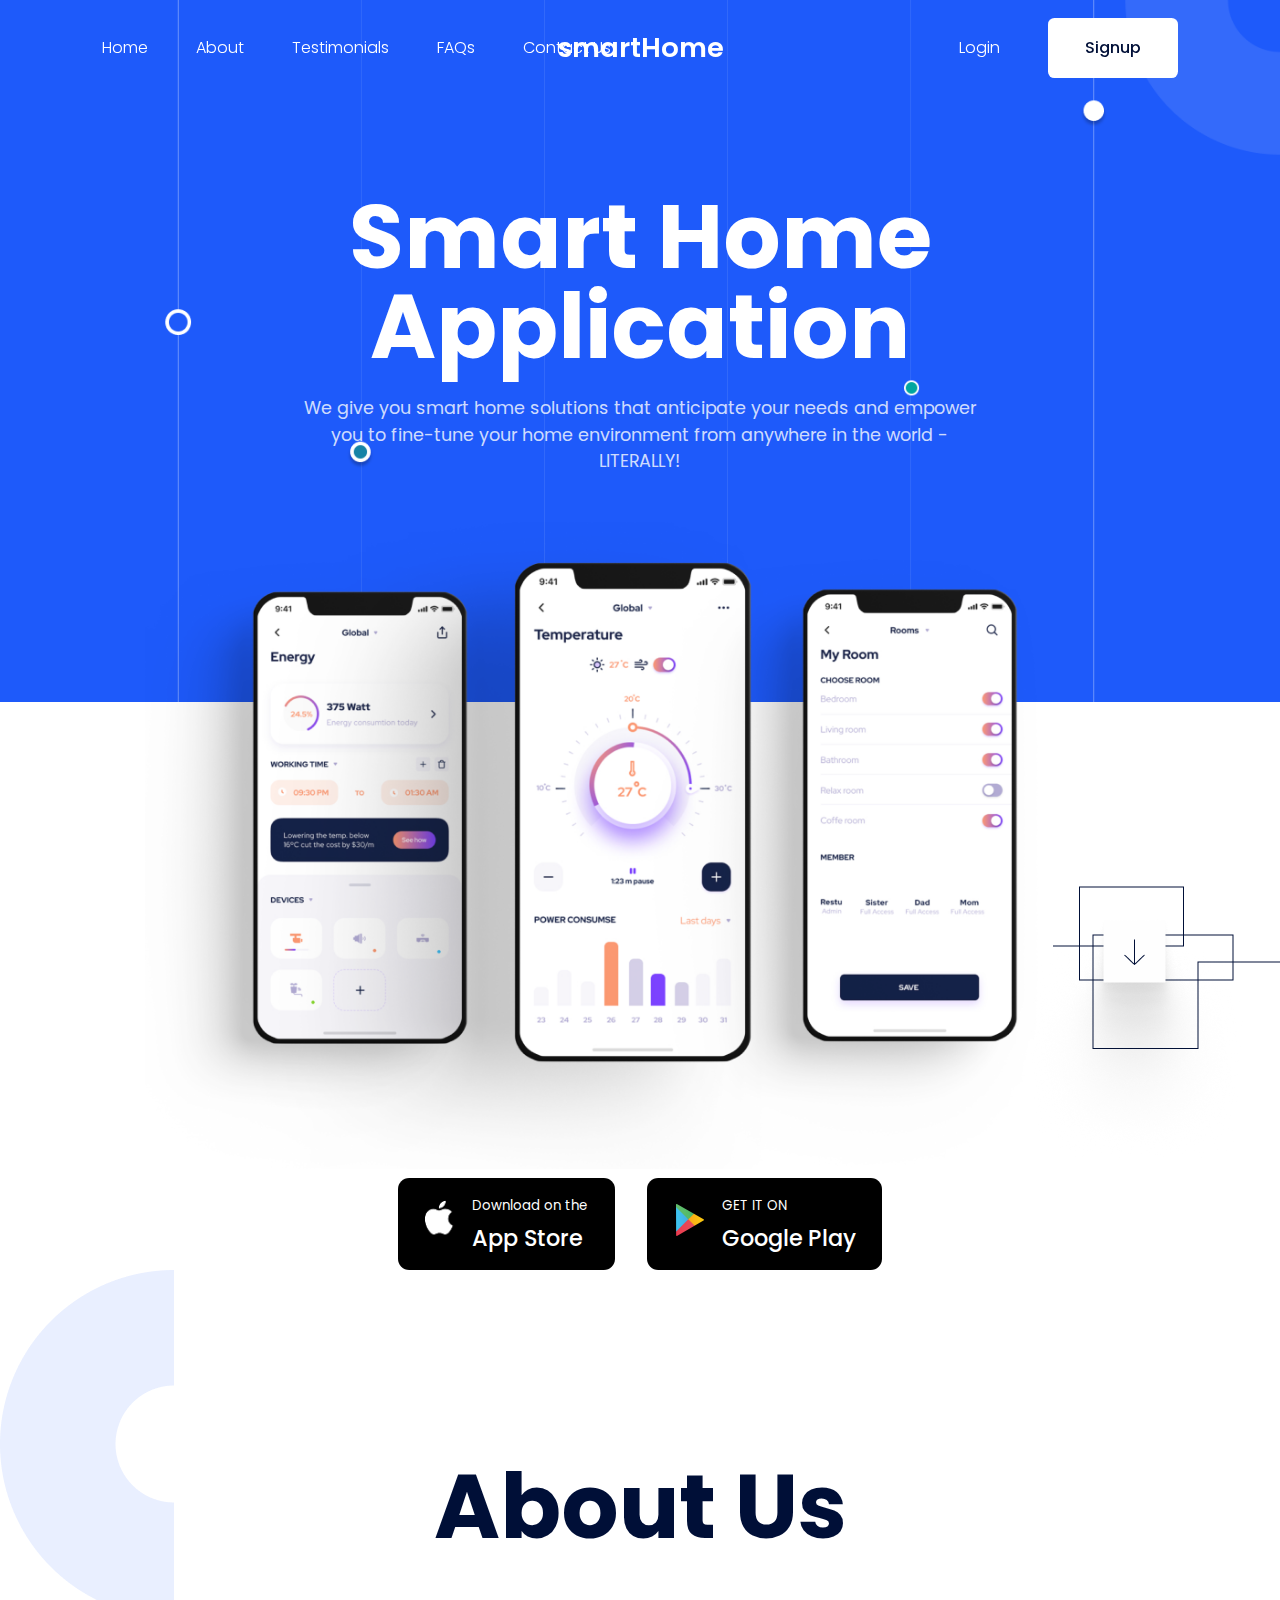
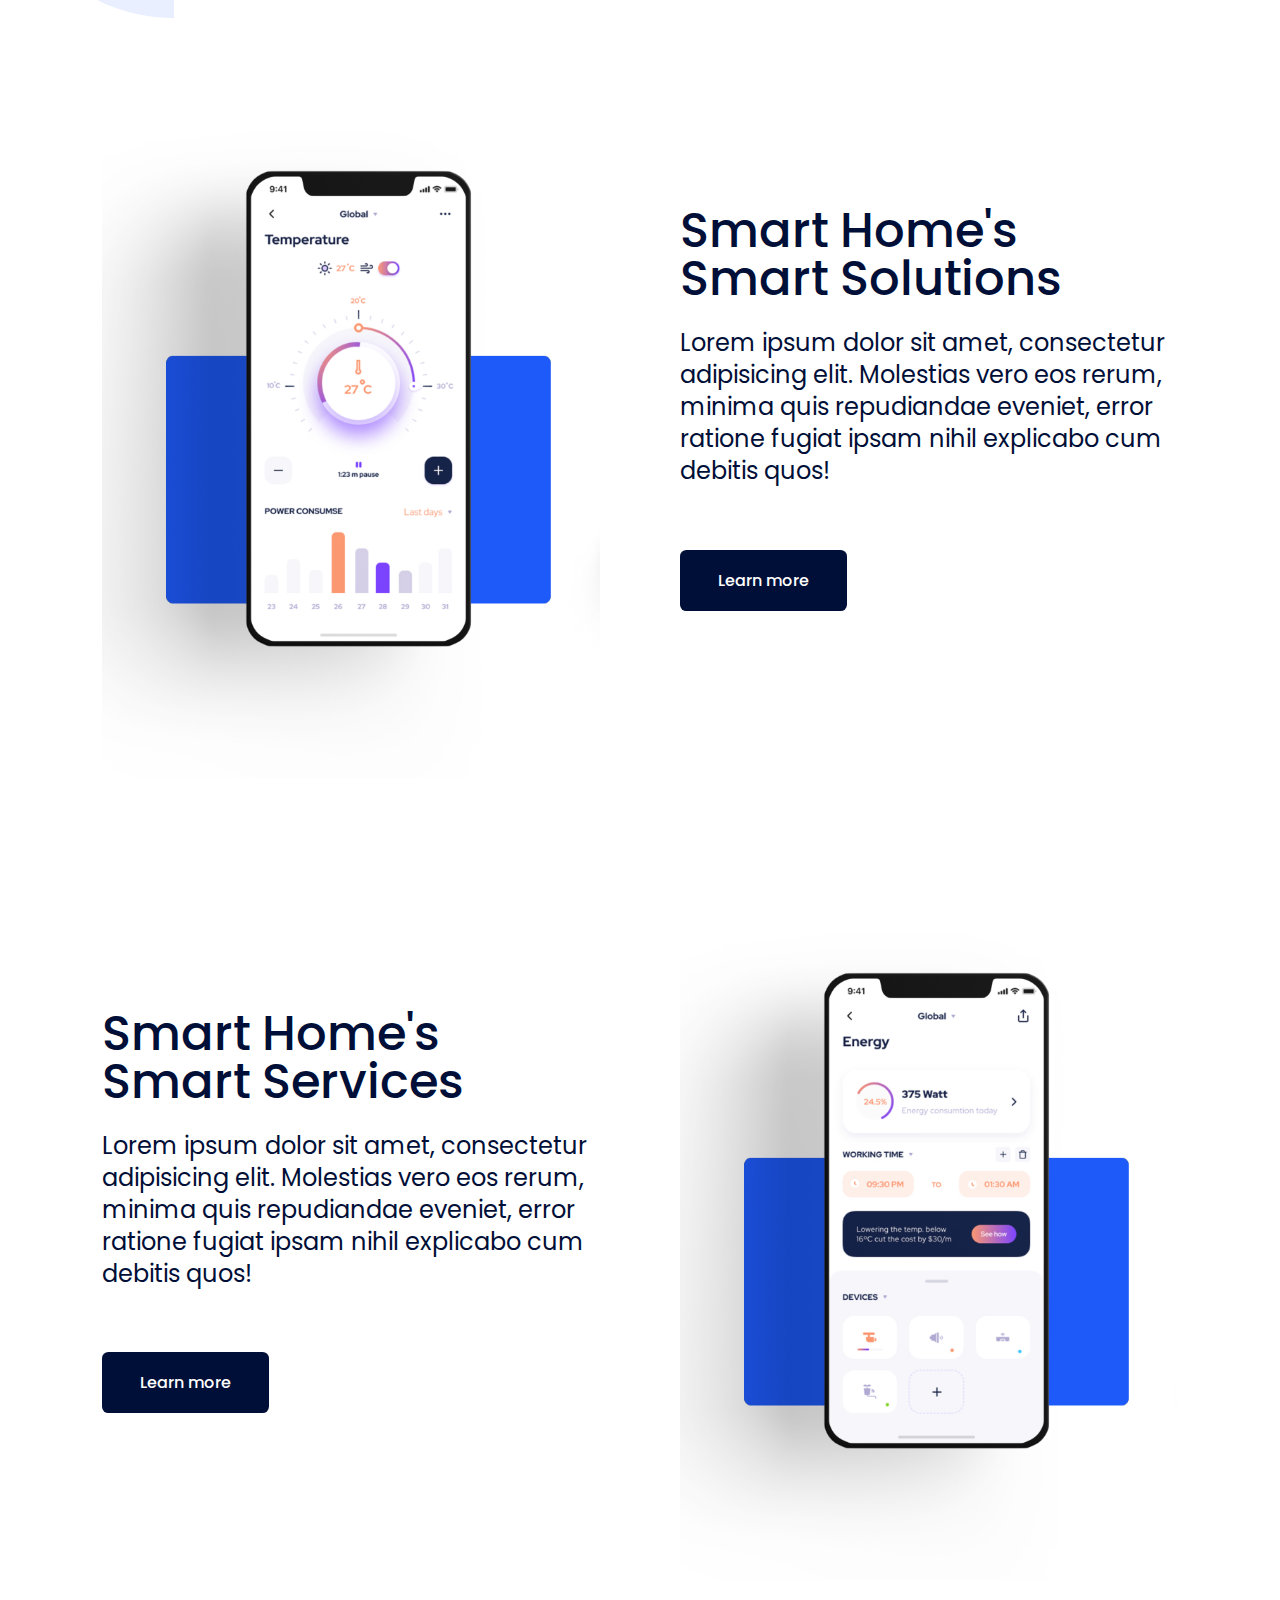
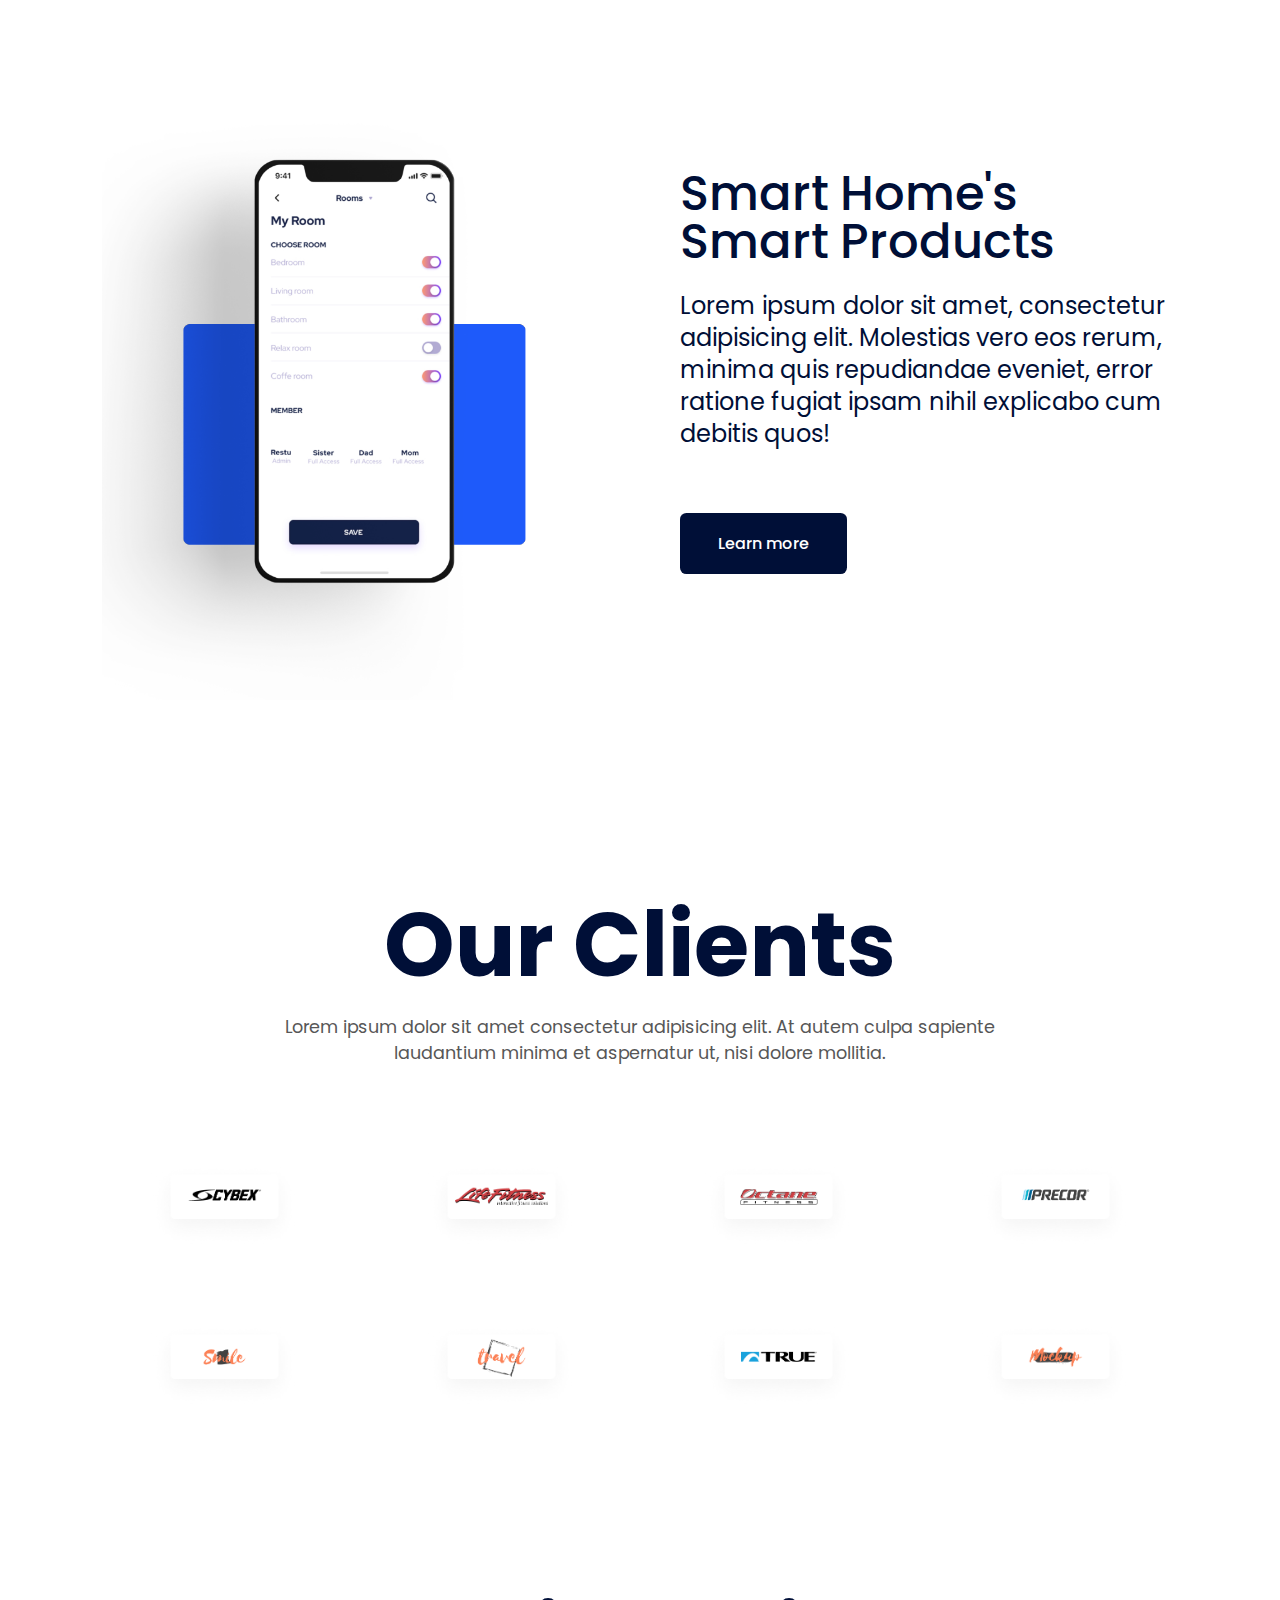
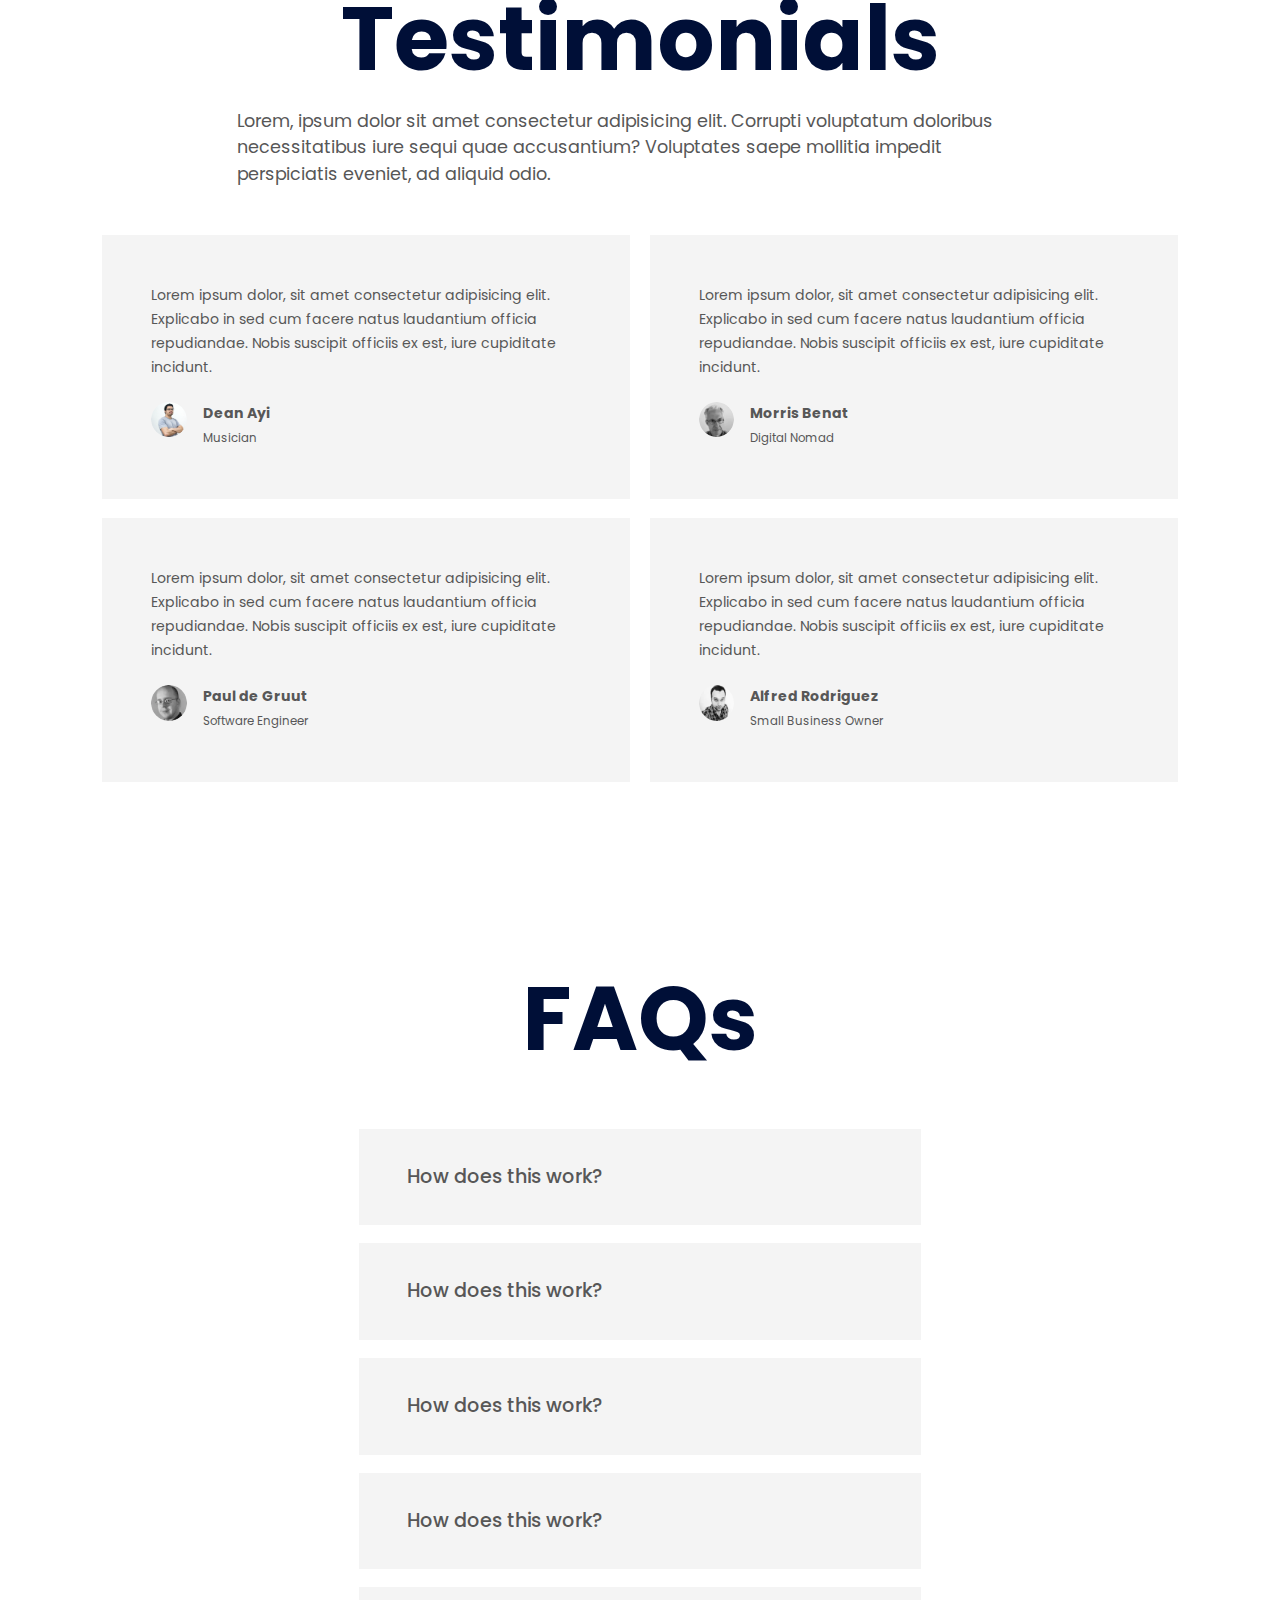
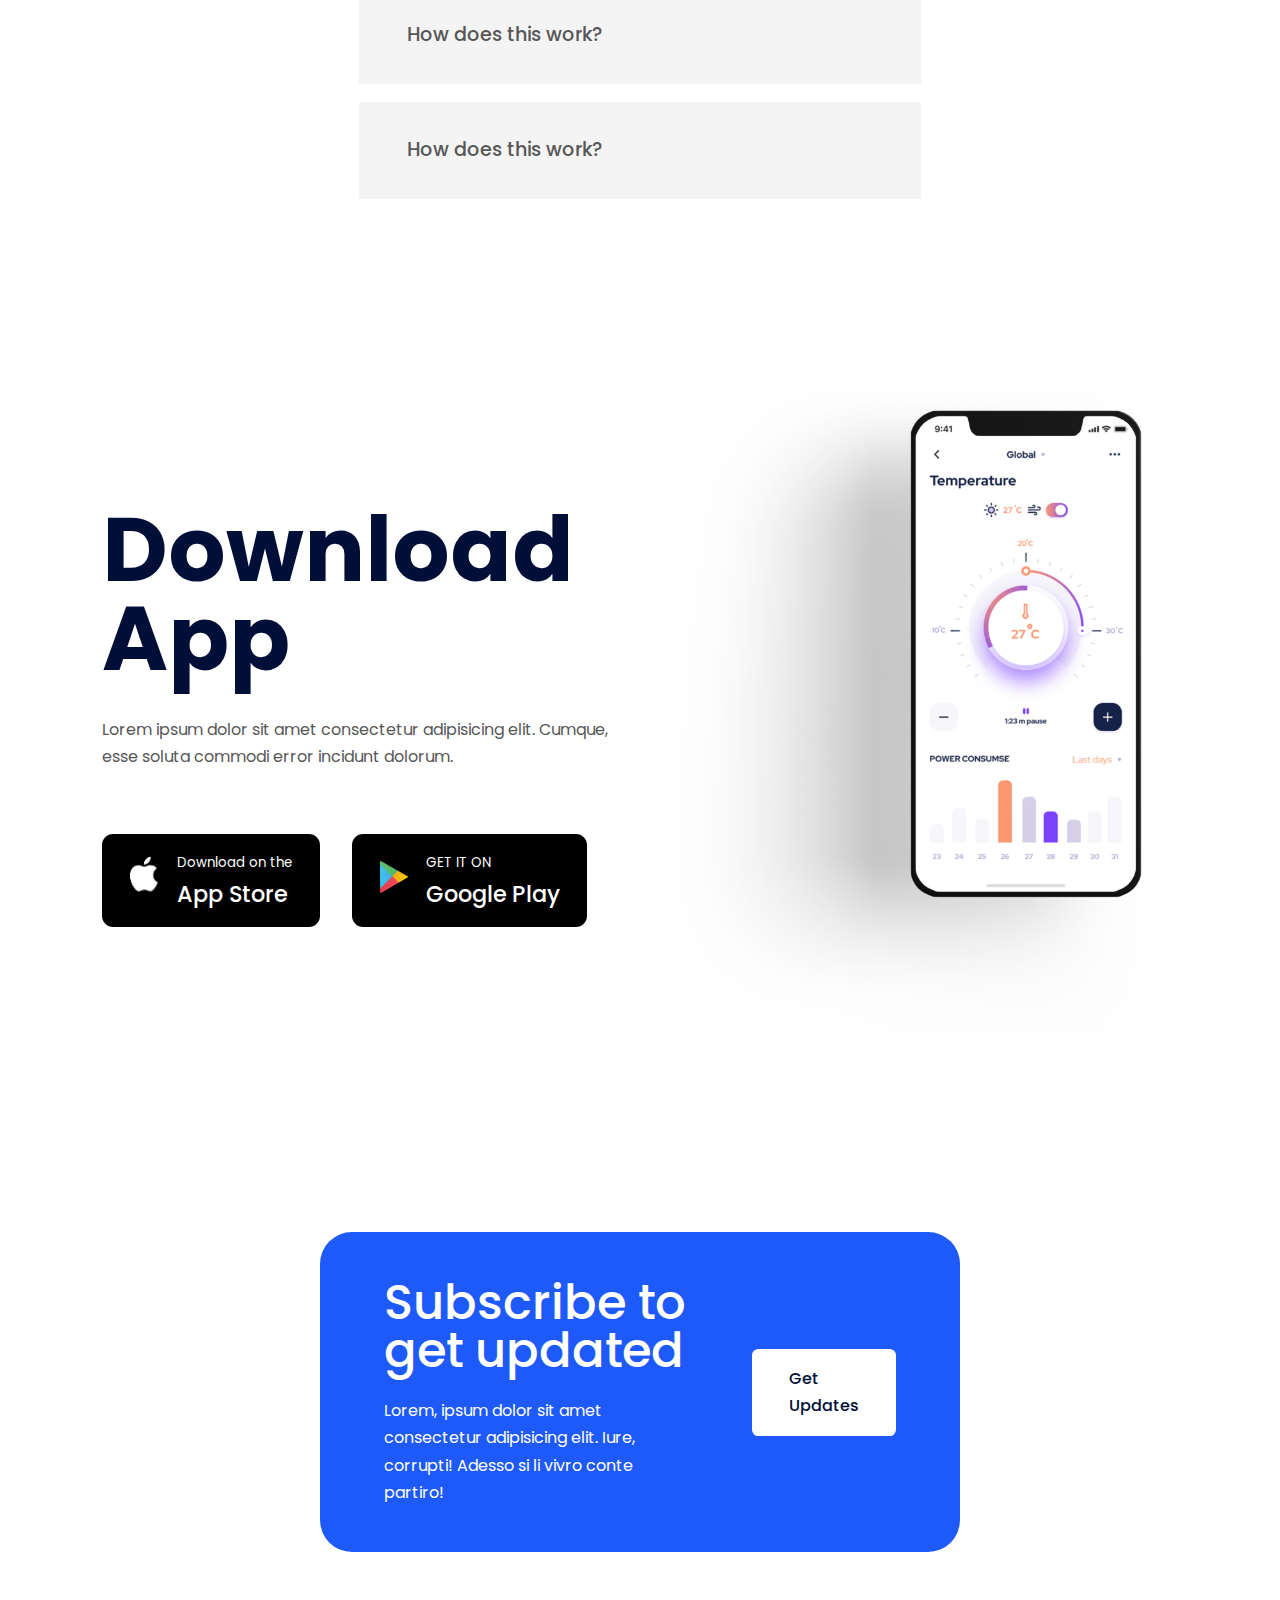
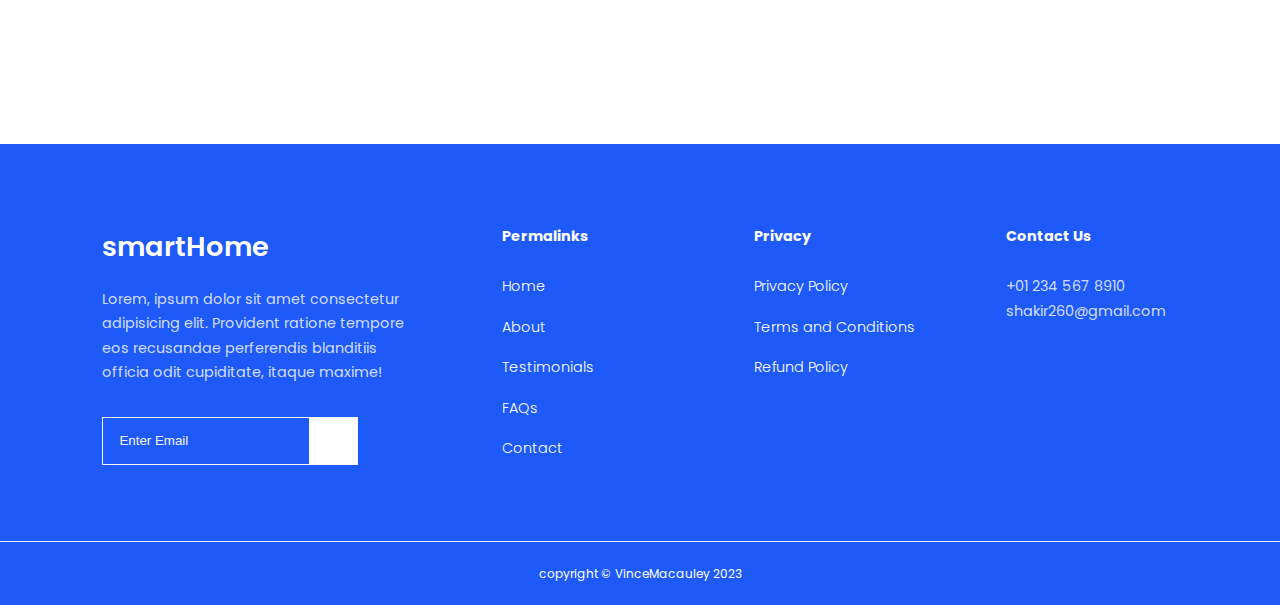
<file: index.html>
<!DOCTYPE html>
<html lang="en">
<head>
    <meta charset="UTF-8">
    <meta name="viewport" content="width=device-width, initial-scale=1.0">
    <title>Responsive SmartHome Website</title>

    <!-- ICONSCOUT CDN -->
    <link rel="stylesheet" href="https://unicons.iconscout.com/release/v2.1.6/css/unicons.css">

    <!-- STYLESHEET -->
    <link rel="stylesheet" href="style.css">

       <!-- GOOGLE FONT -->
    <link rel="preconnect" href="https://fonts.gstatic.com" crossorigin>
<link href="https://fonts.googleapis.com/css2?family=Poppins:ital,wght@0,100;0,200;0,300;0,400;0,500;0,600;0,700;0,800;0,900;1,100;1,200;1,300;1,400;1,500;1,600;1,700;1,800;1,900&display=swap" rel="stylesheet">

</head>
<body>
    <nav>
        <div class="container nav__container">
            <ul class="nav__items">
                <li><a href="index.html">Home</a></li>
                <li><a href="index.html#about">About</a></li>
                <li><a href="index.html#testimonials">Testimonials</a></li>
                <li><a href="index.html#faqs">FAQs</a></li>
                <li><a href="./contactus.html">Contact Us</a></li>
            </ul>
    
            <a href="index.html" class="nav__logo"><h3>smartHome</h3></a>
            
            <div class="nav__signin-signup">
                <a href="#">Login</a>
                <a href="#" class="btn">Signup</a>
            </div>

            <button id="menu-btn"><i class="uil uil-bars"></i></button>
            <button id="close-btn"><i class="uil uil-multiply"></i></button>
        </div>
        
    </nav>
    <!-- ============================================ END OF NAVBAR ================================================== -->



    <header>
        <div class="container header__container">
            <h1 class="header__title">Smart Home<br>Application</h1>
            <p class="lead">We give you smart home solutions that anticipate your needs and empower you to fine-tune your home environment from anywhere in the world - LITERALLY!</p>
            
            <div class="header__image">
                <img src="./Assets/Hero_Image.png" alt="">
            </div>

            <div class="cta">
                <a href="https://wwww.apple.com/app-store" class="btn btn-primary" target="_blank">
                    <div class="logo">
                        <img src="./apple-logo.png" alt="">
                    </div>
                    <span>
                        <small>Download on the</small>
                        <h4>App Store</h4>
                    </span>
                </a>
                <a href="https://play.google.com/store/apps/details?id=com.tuya.smartlife" class="btn btn-primary" target="_blank">
                    <div class="logo">
                        <img src="./Assets/google-play-store.png" alt="">
                    </div>
                    <span>
                        <small>GET IT ON</small>
                        <h4>Google Play</h4>
                    </span>
                </a>
            </div>

            <div class="header__socials">
                <a href="https://facebook.com/apple" target="_blank"><i class="uil uil-facebook-f"></i></a>
                <a href="https://instagram.com/apple" target="_blank"><i class="uil uil-instagram-alt"></i></a>
                <a href="https://twitter.com/apple" target="_blank"><i class="uil uil-twitter"></i></a>
                <a href="https://linkedin.com/apple" target="_blank"><i class="uil uil-linkedin-alt"></i></a>
            </div>
        </div>

        <div class="header__decorator-1">
            <img src="./Assets/header_deco.png" alt="">
        </div>
        <div class="header__decorator-2">
            <img src="./Assets/header_deco2.png" alt="">
        </div>
    </header>


    <!-- ======================== END OF NAVBAR ============================ -->



    <section id="about">
        <h1 class="about__title">About Us</h1>
        <div class="container">
            <article class="about__article">
                <div class="about__image">
                    <img src="./Assets/about1.png" alt="">
                </div>
                <div class="about__content">
                    <h2 class="about__article-title">Smart Home's Smart Solutions</h2>
                    <p>Lorem ipsum dolor sit amet, consectetur adipisicing elit. Molestias vero eos rerum, minima quis repudiandae eveniet, error ratione fugiat ipsam nihil explicabo cum debitis quos!</p>
                    <a href="#" class="btn btn-primary">Learn more</a>
                </div>
            </article>
            <article class="about__article">
                <div class="about__content">
                    <h2 class="about__article-title">Smart Home's Smart Services</h2>
                    <p>Lorem ipsum dolor sit amet, consectetur adipisicing elit. Molestias vero eos rerum, minima quis repudiandae eveniet, error ratione fugiat ipsam nihil explicabo cum debitis quos!</p>
                    <a href="#" class="btn btn-primary">Learn more</a>
                </div>
                <div class="about__image">
                    <img src="./Assets/about2.png" alt="">
                </div>
            </article>
            <article class="about__article">
                <div class="about__image">
                    <img src="./Assets/about3.png" alt="">
                </div>
                <div class="about__content">
                    <h2 class="about__article-title">Smart Home's Smart Products</h2>
                    <p>Lorem ipsum dolor sit amet, consectetur adipisicing elit. Molestias vero eos rerum, minima quis repudiandae eveniet, error ratione fugiat ipsam nihil explicabo cum debitis quos!</p>
                    <a href="#" class="btn btn-primary">Learn more</a>
                </div>
            </article>
        </div>
    </section>

    <!-- ======================== END OF ABOUT SECTION ============================ -->




    <section id="clients">
        <h1>Our Clients</h1>
        <p class="lead">
            Lorem ipsum dolor sit amet consectetur adipisicing elit. At autem culpa sapiente laudantium minima et aspernatur ut, nisi dolore mollitia.
        </p>
        <div class="container clients__container">
            <div><img src="./Assets/cybex_logo.png" alt=""></div>
            <div><img src="./Assets/life_fitness_logo.png" alt=""></div>
            <div><img src="./Assets/Octane_logo.png" alt=""></div>
            <div><img src="./Assets/Precor_Logo.png" alt=""></div>
            <div><img src="./Assets/smile_logo.png" alt=""></div>
            <div><img src="./Assets/travel_logo.png" alt=""></div>
            <div><img src="./Assets/true_logo.png" alt=""></div>
            <div><img src="./Assets/Mockup_Logo.png" alt=""></div>
        </div>
    </section>

    <!-- ======================== END OF CLIENTS ============================ -->

    <section id="testimonials">
        <h1>
            Testimonials
        </h1>
        <p class="lead">
            Lorem, ipsum dolor sit amet consectetur adipisicing elit. Corrupti voluptatum doloribus necessitatibus iure sequi quae accusantium? Voluptates saepe mollitia impedit perspiciatis eveniet, ad aliquid odio.
        </p>
        <div class="container testimonials__container">
            <article class="testimonial">
                <p>Lorem ipsum dolor, sit amet consectetur adipisicing elit. Explicabo in sed cum facere natus laudantium officia repudiandae. Nobis suscipit officiis ex est, iure cupiditate incidunt.</p>
                <div class="testimonial__client">
                    <div class="avatar">
                        <img src="./Assets/avi1.png" alt="">
                    </div>
                    <div class="testimonial__work">
                        <p><b>Dean Ayi</b></p>
                        <small>Musician</small>
                    </div>
                </div>
            </article>
            <article class="testimonial">
                <p>Lorem ipsum dolor, sit amet consectetur adipisicing elit. Explicabo in sed cum facere natus laudantium officia repudiandae. Nobis suscipit officiis ex est, iure cupiditate incidunt.</p>
                <div class="testimonial__client">
                    <div class="avatar">
                        <img src="./Assets/avi2.png" alt="">
                    </div>
                    <div class="testimonial__work">
                        <p><b>Morris Benat</b></p>
                        <small>Digital Nomad</small>
                    </div>
                </div>
            </article>
            <article class="testimonial">
                <p>Lorem ipsum dolor, sit amet consectetur adipisicing elit. Explicabo in sed cum facere natus laudantium officia repudiandae. Nobis suscipit officiis ex est, iure cupiditate incidunt.</p>
                <div class="testimonial__client">
                    <div class="avatar">
                        <img src="./Assets/avi3.png" alt="">
                    </div>
                    <div class="testimonial__work">
                        <p><b>Paul de Gruut</b></p>
                        <small>Software Engineer</small>
                    </div>
                </div>
            </article>
            </article>
            <article class="testimonial">
                <p>Lorem ipsum dolor, sit amet consectetur adipisicing elit. Explicabo in sed cum facere natus laudantium officia repudiandae. Nobis suscipit officiis ex est, iure cupiditate incidunt.</p>
                <div class="testimonial__client">
                    <div class="avatar">
                        <img src="./Assets/avi4.png" alt="">
                    </div>
                    <div class="testimonial__work">
                        <p><b>Alfred Rodriguez</b></p>
                        <small>Small Business Owner</small>
                    </div>
                </div>
            </article>
        </div>
    </section>


    <!-- ======================== END OF TESTIMONIALS ============================ -->



    <section id="faqs">
        <h1>FAQs</h1>
        <div class="container faqs__container">
            <article class="faq">
                <span class="faq__icon"><i class="uil uil-plus"></i></span>
                <div class="faq_question-answer">
                    <h4 class="faq__question">How does this work?</h4>
                    <p class="faq__answer">Lorem ipsum dolor, sit amet consectetur adipisicing elit. Ad laborum fuga architecto ab molestias veniam porro magnam eveniet nulla perspiciatis.</p>
                </div>
            </article>
            <article class="faq">
                <span class="faq__icon"><i class="uil uil-plus"></i></span>
                <div class="faq_question-answer">
                    <h4 class="faq__question">How does this work?</h4>
                    <p class="faq__answer">Lorem ipsum dolor, sit amet consectetur adipisicing elit. Ad laborum fuga architecto ab molestias veniam porro magnam eveniet nulla perspiciatis.</p>
                </div>
            </article>
            <article class="faq">
                <span class="faq__icon"><i class="uil uil-plus"></i></span>
                <div class="faq_question-answer">
                    <h4 class="faq__question">How does this work?</h4>
                    <p class="faq__answer">Lorem ipsum dolor, sit amet consectetur adipisicing elit. Ad laborum fuga architecto ab molestias veniam porro magnam eveniet nulla perspiciatis.</p>
                </div>
            </article>
            <article class="faq">
                <span class="faq__icon"><i class="uil uil-plus"></i></span>
                <div class="faq_question-answer">
                    <h4 class="faq__question">How does this work?</h4>
                    <p class="faq__answer">Lorem ipsum dolor, sit amet consectetur adipisicing elit. Ad laborum fuga architecto ab molestias veniam porro magnam eveniet nulla perspiciatis.</p>
                </div>
            </article>
            <article class="faq">
                <span class="faq__icon"><i class="uil uil-plus"></i></span>
                <div class="faq_question-answer">
                    <h4 class="faq__question">How does this work?</h4>
                    <p class="faq__answer">Lorem ipsum dolor, sit amet consectetur adipisicing elit. Ad laborum fuga architecto ab molestias veniam porro magnam eveniet nulla perspiciatis.</p>
                </div>
            </article>
            <article class="faq">
                <span class="faq__icon"><i class="uil uil-plus"></i></span>
                <div class="faq_question-answer">
                    <h4 class="faq__question">How does this work?</h4>
                    <p class="faq__answer">Lorem ipsum dolor, sit amet consectetur adipisicing elit. Ad laborum fuga architecto ab molestias veniam porro magnam eveniet nulla perspiciatis.</p>
                </div>
            </article>
        </div>
    </section>
<!-- ======================== END OF FAQS ============================ -->



<section id="downloadApp">
    <div class="container downloadApp__container">
        <div class="downloadApp__content">
            <h1>Download<br>App</h1>
            <p>Lorem ipsum dolor sit amet consectetur adipisicing elit. Cumque, esse soluta commodi error incidunt dolorum.</p>
            <div class="cta">
                <a href="https://wwww.apple.com/app-store" class="btn btn-primary" target="_blank">
                    <div class="logo">
                        <img src="./apple-logo.png" alt="">
                    </div>
                    <span>
                        <small>Download on the</small>
                        <h4>App Store</h4>
                    </span>
                </a>
                <a href="https://play.google.com/store/apps/details?id=com.tuya.smartlife" class="btn btn-primary" target="_blank">
                    <div class="logo">
                        <img src="./Assets/google-play-store.png" alt="">
                    </div>
                    <span>
                        <small>GET IT ON</small>
                        <h4>Google Play</h4>
                    </span>
                </a>
            </div>
        </div>
        <div class="downloadApp__image">
            <img src="./Assets/app.png" alt="">
        </div>
    </div>
</section>
<!-- ======================== END OF DOWNLOAD APP SECTION ============================ -->


<section id="subscribe">
    <div class="container subscribe__container">
        <div class="subscribe__text">
            <h2>Subscribe to get updated</h2>
            <p>Lorem, ipsum dolor sit amet consectetur adipisicing elit. Iure, corrupti! Adesso si li vivro conte partiro!</p>
        </div>
        <a href="#" class="btn subscribe__btn">Get Updates</a>
    </div>
</section>
<!-- ======================== END OF DOWNLOAD APP SECTION ============================ -->



<footer>
    <div class="container footer__container">
        <div class="footer__1">
                <a href="index.html" class="footer__logo"><h3>smartHome</h3></a>
            <p>Lorem, ipsum dolor sit amet consectetur adipisicing elit. Provident ratione tempore eos recusandae perferendis blanditiis officia odit cupiditate, itaque maxime!</p>
            <div class="footer__subscribe">
                <input type="email" placeholder="Enter Email" required>
                <button type="submit"><i class="uil uil-arrow-right"></i></button>
            </div>
        </div>

        <div class="footer__2">
            <h4>Permalinks</h4>
            <ul class="permalinks">
                <li><a href="index.html">Home</a></li>
                <li><a href="index.html#about">About</a></li>
                <li><a href="index.html#testimonials">Testimonials</a></li>
                <li><a href="index.html#faqs">FAQs</a></li>
                <li><a href="contactus.html">Contact</a></li>
            </ul>
        </div>

        <div class="footer__3">
            <h4>Privacy</h4>
            <ul class="privacy">
                <li><a href="#">Privacy Policy</a></li>
                <li><a href="#">Terms and Conditions</a></li>
                <li><a href="#">Refund Policy</a></li>
            </ul>
        </div>

        <div class="footer__4">
            <h4>Contact Us</h4>
            <p>
                +01 234 567 8910 <br> shakir260@gmail.com
            </p>
            <ul class="footer__socials">
                <li><a href="#"><i class="uil uil-facebook-f"></i></a></li>
                <li><a href="#"><i class="uil uil-instagram-alt"></i></a></li>
                <li><a href="#"><i class="uil uil-twitter"></i></a></li>
                <li><a href="#"><i class="uil uil-linkedin-alt"></i></a></li>
            </ul>
        </div>
    </div>

    <div class="copyright">
        <small>copyright &copy; VinceMacauley 2023</small>
    </div>
</footer>

 <script src="./main.js"></script>
 
</body>
</html>
</file>
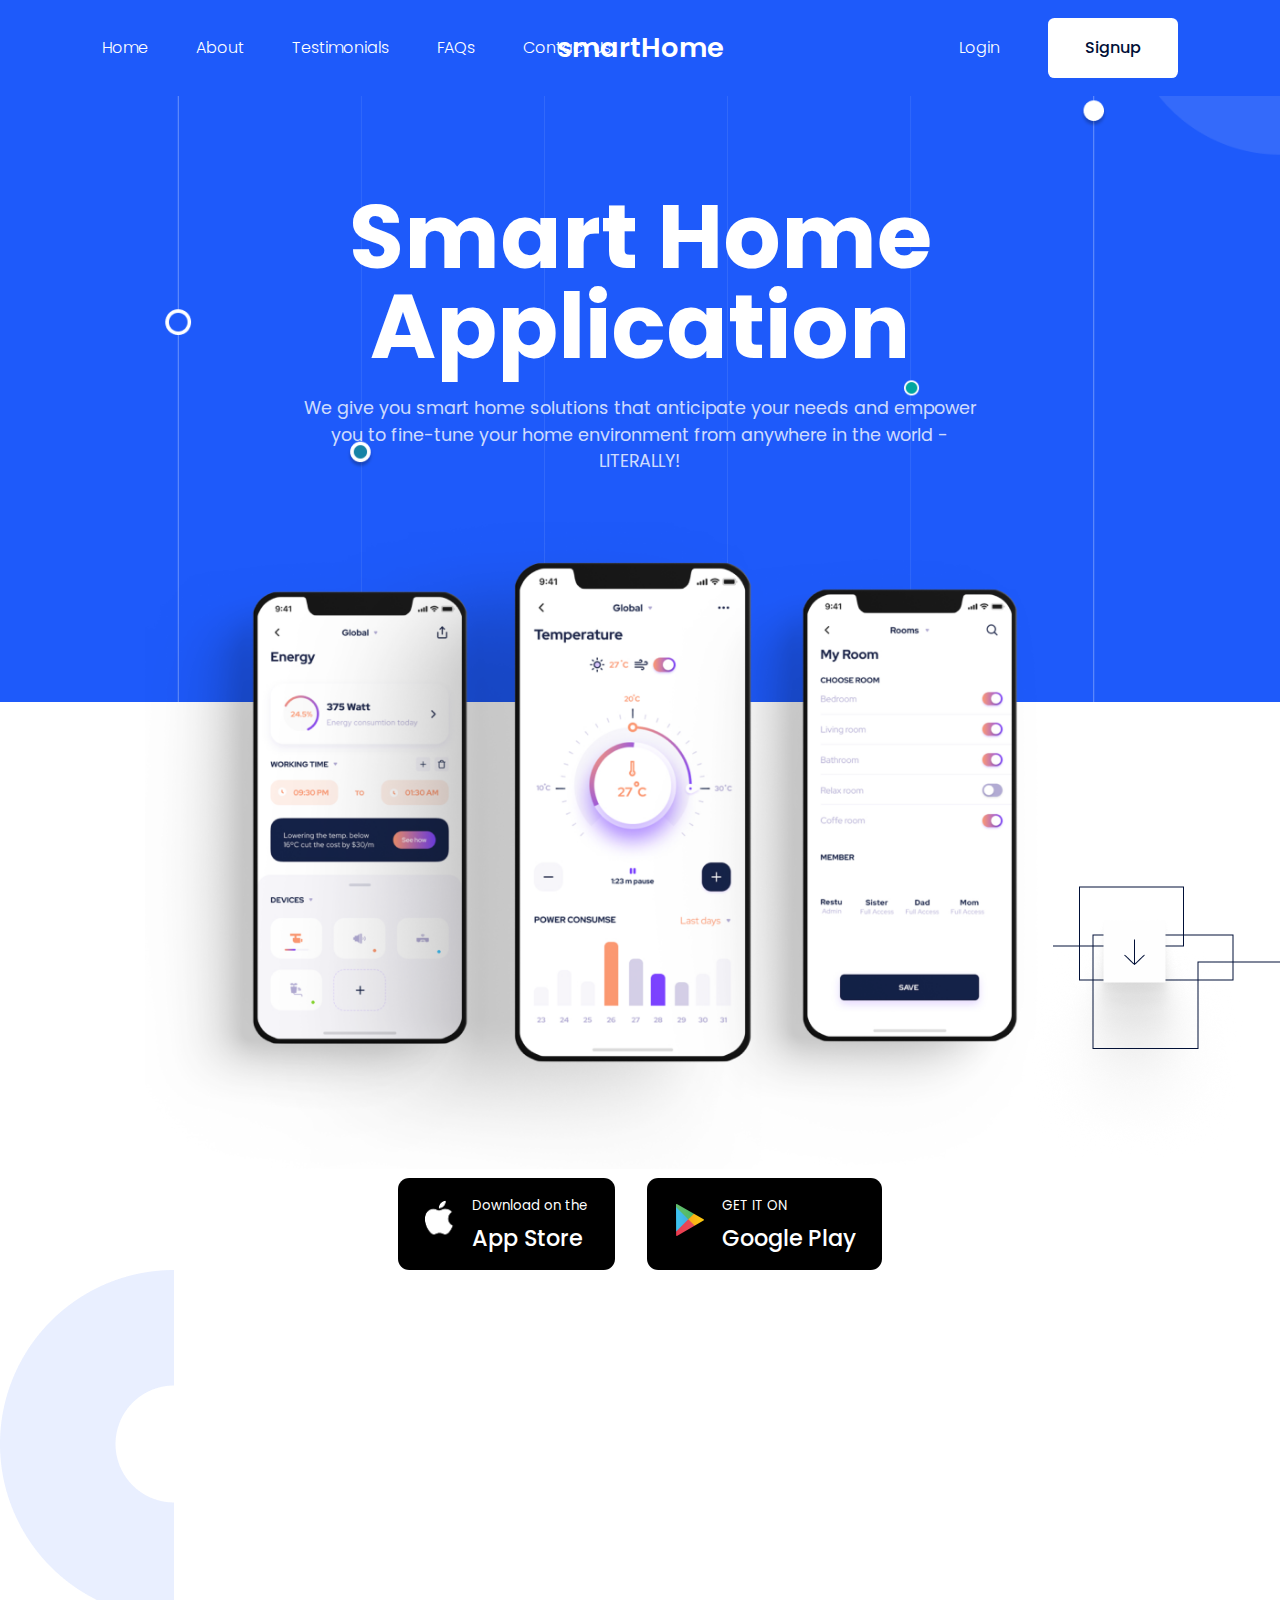
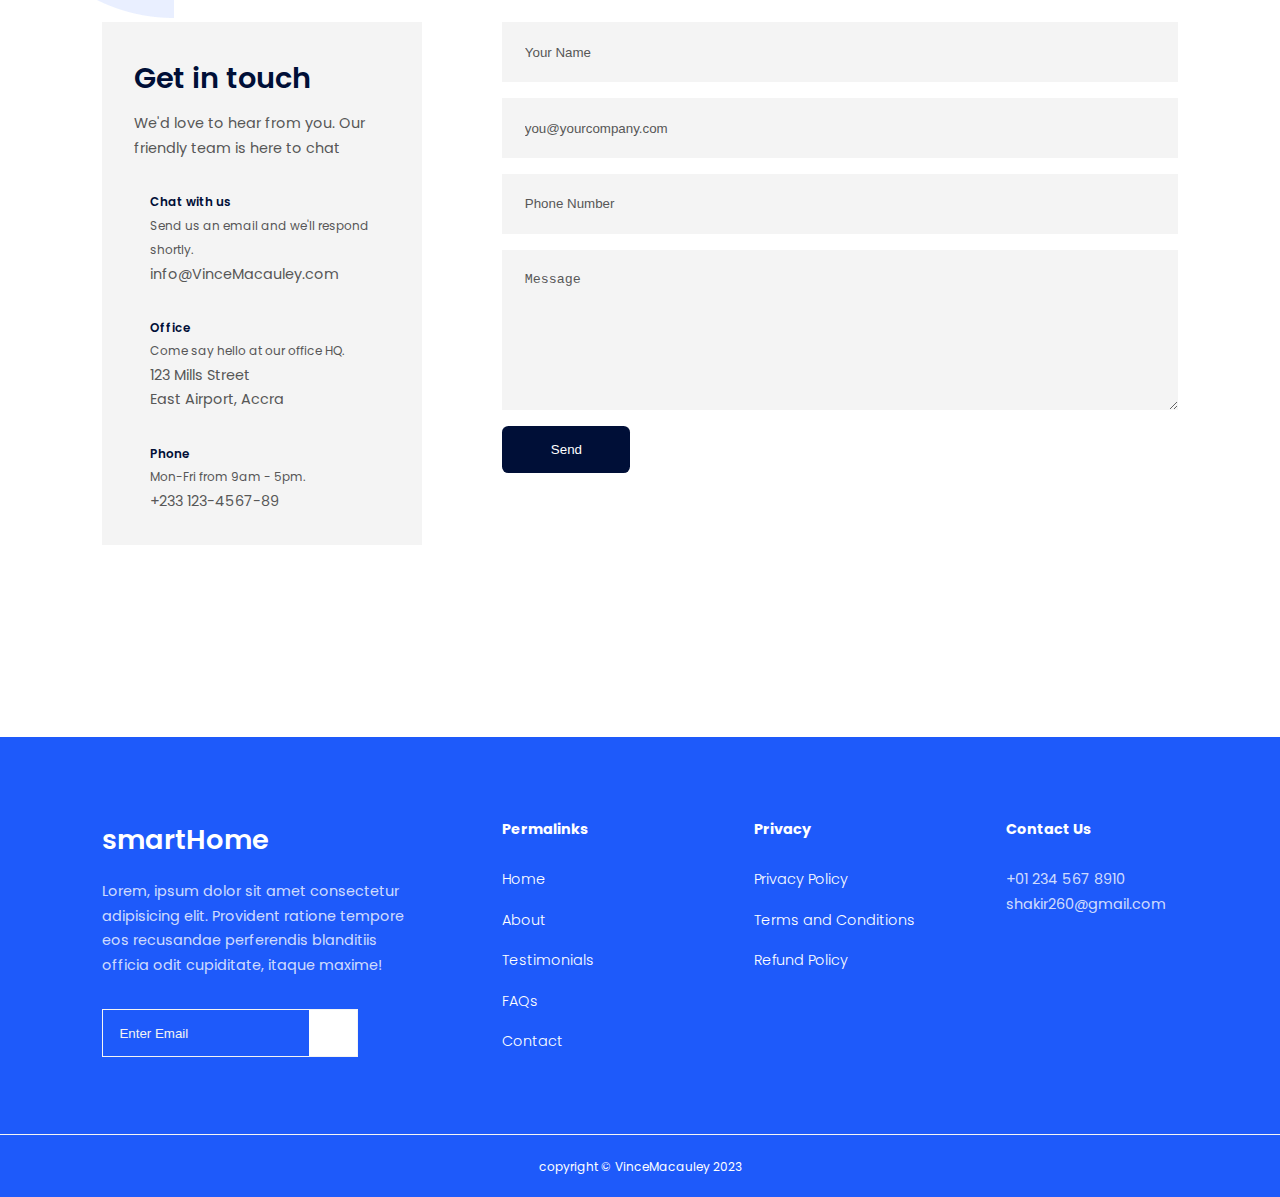
<file: contactus.html>
<!DOCTYPE html>
<html lang="en">
<head>
    <meta charset="UTF-8">
    <meta name="viewport" content="width=device-width, initial-scale=1.0">
    <title>Responsive SmartHome Website</title>

    <!-- ICONSCOUT CDN -->
    <link rel="stylesheet" href="https://unicons.iconscout.com/release/v2.1.6/css/unicons.css">

    <!-- STYLESHEET -->
    <link rel="stylesheet" href="./contact.css">

    <!-- STYLESHEET -->
    <link rel="stylesheet" href="./style.css">


       <!-- GOOGLE FONT -->
    <link rel="preconnect" href="https://fonts.gstatic.com" crossorigin>
<link href="https://fonts.googleapis.com/css2?family=Poppins:ital,wght@0,100;0,200;0,300;0,400;0,500;0,600;0,700;0,800;0,900;1,100;1,200;1,300;1,400;1,500;1,600;1,700;1,800;1,900&display=swap" rel="stylesheet">

</head>
<body>
    <nav>
        <div class="container nav__container">
            <ul class="nav__items">
                <li><a href="index.html">Home</a></li>
                <li><a href="index.html#about">About</a></li>
                <li><a href="index.html#testimonials">Testimonials</a></li>
                <li><a href="index.html#faqs">FAQs</a></li>
                <li><a href="index.html">Contact Us</a></li>
            </ul>
    
            <a href="index.html" class="nav__logo"><h3>smartHome</h3></a>
            
            <div class="nav__signin-signup">
                <a href="#">Login</a>
                <a href="#" class="btn">Signup</a>
            </div>

            <button id="menu-btn"><i class="uil uil-bars"></i></button>
            <button id="close-btn"><i class="uil uil-multiply"></i></button>
        </div>
        
    </nav>
    <!-- ============================================ END OF NAVBAR ================================================== -->



    <header>
        <div class="container header__container">
            <h1 class="header__title">Smart Home<br>Application</h1>
            <p class="lead">We give you smart home solutions that anticipate your needs and empower you to fine-tune your home environment from anywhere in the world - LITERALLY!</p>
            
            <div class="header__image">
                <img src="./Assets/Hero_Image.png" alt="">
            </div>

            <div class="cta">
                <a href="https://wwww.apple.com/app-store" class="btn btn-primary" target="_blank">
                    <div class="logo">
                        <img src="./apple-logo.png" alt="">
                    </div>
                    <span>
                        <small>Download on the</small>
                        <h4>App Store</h4>
                    </span>
                </a>
                <a href="https://play.google.com/store/apps/details?id=com.tuya.smartlife" class="btn btn-primary" target="_blank">
                    <div class="logo">
                        <img src="./Assets/google-play-store.png" alt="">
                    </div>
                    <span>
                        <small>GET IT ON</small>
                        <h4>Google Play</h4>
                    </span>
                </a>
            </div>

            <div class="header__socials">
                <a href="https://facebook.com/apple" target="_blank"><i class="uil uil-facebook-f"></i></a>
                <a href="https://instagram.com/apple" target="_blank"><i class="uil uil-instagram-alt"></i></a>
                <a href="https://twitter.com/apple" target="_blank"><i class="uil uil-twitter"></i></a>
                <a href="https://linkedin.com/apple" target="_blank"><i class="uil uil-linkedin-alt"></i></a>
            </div>
        </div>

        <div class="header__decorator-1">
            <img src="./Assets/header_deco.png" alt="">
        </div>
        <div class="header__decorator-2">
            <img src="./Assets/header_deco2.png" alt="">
        </div>
    </header>


    <!-- ======================== END OF NAVBAR ============================ -->


<section id="contact">
    <div class="container">
        <aside>
            <h4>Get in touch</h4>
            <p>We'd love to hear from you. Our friendly team is here to chat</p>


            <div class="info">
                <article>
                    <span class="icon"><i class="uil uil-envelope"></i></span>
                    <div class="details">
                        <h5>Chat with us</h5>
                        <small>Send us an email and we'll respond shortly.</small>
                        <p>info@VinceMacauley.com</p>
                    </div>
                </article>
                <article>
                    <span class="icon"><i class="uil uil-map-marker"></i></span>
                    <div class="details">
                        <h5>Office</h5>
                        <small>Come say hello at our office HQ.</small>
                        <p>123 Mills Street</p>
                        <p>East Airport, Accra</p>
                    </div>
                </article>
                <article>
                    <span class="icon"><i class="uil uil-phone"></i></span>
                    <div class="details">
                        <h5>Phone</h5>
                        <small>Mon-Fri from 9am - 5pm.</small>
                        <p>+233 123-4567-89</p>
                    </div>
                </article>
            </div>
        </aside>

        <form action="https://formspree.io/f/xjvlvqyd" method="POST">
            <input type="text" name="Name" placeholder="Your Name" required>
            <input type="email" name="Email Address" placeholder="you@yourcompany.com" required>
            <input type="number" name="Phone Number" placeholder="Phone Number" required>
            <textarea name="Message" placeholder="Message" required></textarea>
            <button type="submit" class="btn">Send</button>
        </form>
    </div>
</section>









    <footer>
        <div class="container footer__container">
            <div class="footer__1">
                    <a href="index.html" class="footer__logo"><h3>smartHome</h3></a>
                <p>Lorem, ipsum dolor sit amet consectetur adipisicing elit. Provident ratione tempore eos recusandae perferendis blanditiis officia odit cupiditate, itaque maxime!</p>
                <div class="footer__subscribe">
                    <input type="email" placeholder="Enter Email" required>
                    <button type="submit"><i class="uil uil-arrow-right"></i></button>
                </div>
            </div>
    
            <div class="footer__2">
                <h4>Permalinks</h4>
                <ul class="permalinks">
                    <li><a href="index.html">Home</a></li>
                    <li><a href="index.html#about">About</a></li>
                    <li><a href="index.html#testimonials">Testimonials</a></li>
                    <li><a href="index.html#faqs">FAQs</a></li>
                    <li><a href="contactus.html">Contact</a></li>
                </ul>
            </div>
    
            <div class="footer__3">
                <h4>Privacy</h4>
                <ul class="privacy">
                    <li><a href="#">Privacy Policy</a></li>
                    <li><a href="#">Terms and Conditions</a></li>
                    <li><a href="#">Refund Policy</a></li>
                </ul>
            </div>
    
            <div class="footer__4">
                <h4>Contact Us</h4>
                <p>
                    +01 234 567 8910 <br> shakir260@gmail.com
                </p>
                <ul class="footer__socials">
                    <li><a href="#"><i class="uil uil-facebook-f"></i></a></li>
                    <li><a href="#"><i class="uil uil-instagram-alt"></i></a></li>
                    <li><a href="#"><i class="uil uil-twitter"></i></a></li>
                    <li><a href="#"><i class="uil uil-linkedin-alt"></i></a></li>
                </ul>
            </div>
        </div>
    
        <div class="copyright">
            <small>copyright &copy; VinceMacauley 2023</small>
        </div>
    </footer>
    
     <!-- JAVASCRIPT -->
     <script src="/main.js"></script>
     
    </body>
    </html>
</file>
<file: style.css>
:root {
    --color-primary: #1e5afa;
    --color-primary-variant: rgba(0, 0, 240, 0.2);
    --color-white: #fff;
    --color-light: #f4f4f4;
    --color-black: #000f37;
    --color-dark: #575757;

    --bottom-section-padding: 12rem;
    --bottom-section-padding-mobile: 8rem;

    --transition: all 400ms ease;

    --container-width: 84%;
    --container-width-tablet: 90%;
    --container-width-phone: 94%;
}

*{
    margin: 0;
    padding: 0;
    outline: 0;
    border: 0;
    box-sizing: border-box;
    text-decoration: none;
    list-style: none;
}

html{
    scroll-behavior: smooth;
}

body{
    font-family: "Poppins", sans-serif;
    color: var(--color-dark);
    line-height: 1.7;
    background: var(--color-white);
}

.container {
    width: var(--container-width);
    margin: 0 auto;
}

h1 {
    font-size: 5.6rem;
    line-height: 1;
    color: var(--color-black);
}

h2 {
    font-size: 3rem;
    font-weight: 500;
    line-height: 1;
}

h3 {
    font-size: 2rem;
    font-weight: 600;
}

.lead {
    width: 63%;
    font-size: 1.1rem;
    font-weight: 400;
    line-height: 1.5;
    margin: 1.5rem auto 3rem;
}

a {
    color: var(--color-white);
    font-weight: 300;
}


img {
    width: 100%;
}

.btn {
    display: inline-block;
    padding: 1rem 2.3rem;
    background: var(--color-white);
    color: var(--color-black);
    font-weight: 500;
    border-radius: 0.4rem;
}

.btn-primary {
    background: var(--color-black);
    color: var(--color-white);
    transition: all 300ms ease;
    border: 1px solid transparent;
}

.btn-primary:hover {
    background: var(--color-white);
    color: var(--color-black);
    border-color: var(--color-black);
}

.avatar {
    width: 2.2rem;
    height: 2.2rem;
    border-radius: 50%;
    overflow: hidden;
}


section {
    max-width: 100vw;
    padding-bottom: var(--bottom-section-padding);
}


/* ===================== NAV BAR ======================= */

nav {
    width: 100vw;
    height: 6rem;
    display: grid;
    place-items: center;
    position: fixed;
    top: 0;
    left: 0;
    z-index: 2;
}

.window-scroll {
    background: var(--color-primary);
    border-bottom: 1px solid var(--color-white);
    box-shadow: 0 1rem 1rem var(--color-primary-variant);
}

.nav__container {
    display: flex;
    justify-content: space-between;
    align-items: center;
}


nav button {
    display: none;
}

.nav__items {
    display: flex;
    gap: 3rem;
}

.nav__logo {
    position: absolute;
    top: 50%;
    left: 50%;
    transform: translate(-50%, -50%);
}

.nav__signin-signup {
    display: flex;
    align-items: center;
    gap: 3rem;
}

.nav__logo h3 {
    font-size: 1.7rem;
}


/* ================= HEADER ====================== */
header {
    background: url('./Assets/Headerbg.png') no-repeat top center/100vw;
    max-width: 100vw;
    text-align: center;
    padding-bottom: var(--bottom-section-padding);
}

.header__title {
    padding-top: 12rem;
    color: var(--color-white);
}

header p {
    color: rgba(255, 255, 255, 0.8);
    margin-bottom: 0;
    font-size: 5rem;
}

.header__image {
    width: 92%;
    margin: 0 auto;
}

.cta {
    display: flex;
    justify-content: center;
    gap: 2rem;
}

.cta a {
    display: flex;
    align-items: center;
    gap: 1rem;
    text-align: left;
    font-weight: 400;
    background: black;
    border-radius: 0.7rem;
    padding: 0.8rem 1.6rem;
}

.cta a:hover {
    background: var(--color-black);
    color: var(--color-white);
}

.cta .logo{
    width: 2rem;
}

.cta a h4 {
    font-weight: 500;
    font-size: 1.4rem;
}

.header__socials{
    position: absolute;
    left: 3rem;
    top: 38%;
    display: flex;
    flex-direction: column;
    gap: 1.5rem;
}

.header__decorator-1 {
    position: absolute;
}

.header__decorator-2 {
    position: absolute;
    right: 0;
    margin-top: -24rem;
}

/* ======================== ABOUT ==================== */
.about__title {
    text-align: center;
    margin-bottom: 5rem;
}


.about__article {
    display: grid;
    grid-template-columns: 1fr 1fr;
    gap: 5rem;
    align-items: center;
    margin-top: 3rem;
}

.about__article-title {
    color: var(--color-black);
    margin-bottom: 1.5rem;
}

.about__content p{
    margin-top: 1.5rem;
    margin-bottom: 1.5rem;
    line-height: 2rem;
    font-size: 1.5rem;
    color: var(--color-black);
}

.about__article .btn {
    margin-top: 2.4rem;
}



/* ======================== CLIENTS ==================== */
#clients {
    text-align: center;
}

.clients__container {
    display: grid;
    grid-template-columns: 1fr 1fr 1fr 1fr;
    gap: 2rem;
}

.clients__container div {
    /* background: var(--color-white); */
    display: grid;
    place-items: center;
    height: 8rem;
    padding: 3rem;
    transition: all 300ms ease;
}

.clients__container div:hover {
    background: var(--color-white);
}


/* ======================== TESTIMONIALS ==================== */
#testimonials h1 {
    text-align: center;
}

.testimonials__container {
    display: grid;
    grid-template-columns: 1fr 1fr;
    gap: 1.2rem;
}

.testimonial {
    display: flex;
    flex-direction: column;
    gap: 1.4rem;
    background: var(--color-light);
    padding: 3rem;
    font-size: 0.88rem;
    border: 1px solid transparent;
    transition: all 300ms ease;
}

.testimonial:hover {
    background: var(--color-white);
    border-color: var(--color-primary);
    color: var(--color-primary);
    box-shadow: 0 2rem 2rem var(--color-primary-variant);
    z-index: 1;
}

.testimonial__client {
    display: flex;
    gap: 1rem;
}


/* ======================== FAQs ==================== */
#faqs h1 {
    text-align: center;
    margin-bottom: 4rem;
}

.faqs__container {
    width: 44%;
    display: flex;
    flex-direction: column;
    gap: 1rem;
}

.faq {
    background: var(--color-light);
    padding: 2rem;
    display: flex;
    gap: 1rem;
    border: 1px solid white;
    cursor: pointer;
}

.faq:hover {
    border-color: var(--color-primary);
    color: var(--color-primary);
}


.faq__icon {
    font-size: 1.4rem;
    font-weight: 200;
}

.faq__question {
    font-size: 1.2rem;
    font-weight: 500;
}

.faq__answer {
    margin-top: 1rem;
    display: none;
}

.faq.open {
    border-color: var(--color-primary);
    color: var(--color-primary);
    box-shadow: 0 2rem 2rem var(--color-primary-variant);
    z-index: 1;
}

.faq.open .faq__answer {
    display: block;
}


/* ======================== DOWNLOAD APP ======================== */

.downloadApp__container {
    display: grid;
    grid-template-columns: 1fr 1fr;
    align-items: center;
}

.downloadApp__content {
    display: flex;
    flex-direction: column;
    gap: 2rem;
}

#downloadApp .cta {
    justify-content: start;
    margin-top: 2rem;
}


/* ======================== DOWNLOAD APP ======================== */
.subscribe__container {
    background: var(--color-primary);
    color: var(--color-white);
    display: flex;
    align-items: center;
    padding: 4rem;
    height: 20rem;
    border-radius: 2rem;
    justify-content: space-between;
    width: 50%;
}

.subscribe__text p{
    margin-top: 1.4rem;
    width: 80%;
}





/* ======================== FOOTER ======================== */
footer {
    background: var(--color-primary);
    padding-top: 5rem;
    font-size: 0.9rem;
    font-size: 0.9rem;
    color: rgba(255, 255, 255, 0.8);
}

.footer__container {
    display: grid;
    grid-template-columns: repeat(4, 1fr);
    justify-content: space-between;
    gap: 5rem;
}

.footer__container > div h4 {
    margin-bottom: 1.6rem;
    color: var(--color-white);
}

.footer__logo h3 {
    font-size: 1.7rem;
}

.footer__1 p {
    margin: 1rem 0 2rem;
    width: 20rem;
}

.footer__subscribe {
    background: transparent;
    border: 1px solid var(--color-light);
    display: flex;
    align-items: center;
    justify-content: space-between;
    height: 3rem;
    width: 80%;
}

.footer__subscribe input {
    background: transparent;
    color: var(--color-white);
    margin-left: 1rem;
}

.footer__subscribe input::placeholder {
    color: var(--color-light);
}

.footer__subscribe button {
    background: var(--color-white);
    color: var(--color-black);
    transition: all 300ms ease;
    width: 3rem;
    height: 100%;
    font-size: 1.2rem;
}

.footer__subscribe button:hover {
    background: var(--color-light);
    color: var(--color-primary);
    cursor: pointer;
}


footer ul li {
    margin-bottom: 1rem;
}

footer ul li a:hover {
    color: var(--color-white);
    text-decoration: underline;
}

.footer__4 p{
    margin-bottom: 1.6rem;
}

.footer__socials {
    display: flex;
    gap: 1rem;
    font-size: 1.4rem;
}

.copyright {
    text-align: center;
    margin-top: 4rem;
    padding: 1.2rem;
    color: var(--color-white);
    border-top: 1px solid var(--color-light);
}



/* ======================== MEDIA QUERIES (TABLETS) ======================== */
@media screen and (max-width: 1024px) {
    .container {
        width: var(--container-width-tablet);
    }

    h1 {
        font-size: 4.2rem;
    }

    h2 {
        font-size: 2rem;
    }

    h3 {
        font-size: 1.9rem;
    }

    .lead {
        width: 72%;
        margin-bottom: 3rem;
    }

    section {
        padding-bottom: var(--bottom-section-padding-mobile);
    }

    /* ======================= NAVBAR ===================== */
    nav {
        background: var(--color-primary);
    }
    .nav__container {
        position: relative;
        width: 100vw;
    }

    .nav__logo {
        margin-left: 2rem;
        position: relative;
    }

    .nav__items {
        position: fixed;
        top: 6rem;
        right: 0;
        background: var(--color-white);
        height: max-content;
        width: 18rem;
        box-shadow: -2rem 2rem 3rem rgba(0, 0, 0, 0.2);
        flex-direction: column;
        gap: 0;
        z-index: 3;
        display: none;
    }

    .nav__items li {
        width: 100%;
        height: 6rem;
    }

    .nav__items li a {
        color: var(--color-black);
        width: 100%;
        height: 100%;
        display: block;
        padding-left: 3rem;
        display: flex;
        align-items: center;
        transition: all 400ms ease;
    }

    .nav__items li a:hover{
        background: var(--color-primary);
        color: var(--color-white);
    }

    .nav__signin-signup {
        display: none ;
    }

    .nav__logo {
        position: relative;
        left: 0;
        transform: translate(0);
    }

    nav button {
        display: inline-block;
        margin-right: 1.4rem;
        background: transparent;
        color: var(--color-white);
        cursor: pointer;
    }

    nav button#close-btn {
        display: none;
    }

    nav button i {
        font-size: 2.4rem;
    }

      /* ======================= HEADER ===================== */
      header {
        padding-bottom: var(--bottom-section-padding-mobile);
        background: var(--color-primary);
      }

      .header__title {
        margin-bottom: 1.5rem;
      }

      .header__image {
        display: none;
      }

      .cta {
        margin-top: 3rem;
      }

      .header__socials {
        top: 24%;
        gap: 1rem;
        font-size: 1rem;
      }
      
      .header__decorator-2 {
        display: none;
      }


        /* ======================= ABOUT ===================== */
        #about {
            margin-top: 7rem;
        }

        .about__article {
            margin: 0 auto;
        }


          /* ======================= CLIENTS ===================== */
          .clients__container {
            gap: 1rem;
          }


            /* ======================= TESTIMONIALS ===================== */
            .testimonials__container {
                grid-template-columns: 1fr;
                gap: 1rem;
            }


              /* ======================= DOWNLOAD APP SECTION ===================== */
              #downloadApp {
                text-align: center;
              }

              #downloadApp .cta {
                flex-direction: column;
                gap: 1rem;
                margin: 0 auto;
              }


                /* ======================= SUBSCRIBE ===================== */
                .subscribe__container {
                    flex-direction: column;
                    height: auto;
                    gap: 5rem;
                    padding: 3rem;
                    font-size: 1.2rem;
                }


                .subscribe__container p {
                    width: 94%;
                }


                  /* ======================= FOOTER ===================== */
                  .footer__container {
                    grid-template-columns: 1fr 1fr;
                  }
}



/* ======================= MEDIA QUERIES (PHONES) ===================== */

@media screen and (max-width:844px) {
    html {
        font-size: 14px;
    }

    h1 {
        font-size: 3rem;
    }

    h2 {
        font-size: 1.8rem;
    }

    h3 {
        font-size: 1.4rem;
    }

    .lead {
        width: var(--container-width-phone);
    }

    /* ==============NAV BAR ============= */
.nav__logo {
    margin-left: 1rem;
}

.nav__items li a {
    justify-content: center;
    padding: 0;
}

.nav button {
    margin-right: 0.7rem;
}

/* ============== HEADER ============= */
.header__title {
    padding-top: 11rem;
}


.cta {
    flex-direction: column;
    align-items: center;
    gap: 1rem;
}

.header__socials {
    display: none;
}


/* ============== ABOUT ============= */
.about__article {
    grid-template-columns: 1fr;
    margin-top: 5rem;
    text-align: center;
    gap: 0;
}

.about__article:nth-child(2) .about__image {
    grid-row: 1;
}

/* ============== CLIENTS ============= */
.clients__container {
    grid-template-columns: 1fr 1fr;
    gap: 8px;
}

/* ============== TESTIMONIALS ============= */
.testimonial {
    padding: 1.4rem;
}


/* ============== FOOTER ============= */
.footer__container{
    grid-template-columns: 1fr;
    text-align: center;
    gap: 2rem;
}


.footer__1 {
    width: var(--container-width-phone);
}

.footer__1 p {
    width: var(--container-width-phone);
    margin: 0 auto 3rem;
}

.footer__subscribe {
    display: none;
}

.footer__socials {
    justify-content: center;
}
}
</file>
<file: contact.css>
nav {
    background: var(--color-primary);
}

#contact {
    padding-top: 10rem;
}

#contact .container {
    display: grid;
    grid-template-columns: 20rem auto;
    gap: 5rem;
}

#contact .container aside {
    background: var(--color-light);
    padding: 2rem;
    font-size: 0.9rem;
    color: var(--color-dark);
}

#contact .container aside h4{
    color: var(--color-black);
    font-size: 1.8rem;
    margin-bottom: 0.5rem;
    font-weight: 600;
}

#contact aside article {
    display: flex;
    gap: 1rem;
    margin-top: 2rem;
}

#contact aside article:last-child {
    margin-bottom: 0;
}

#contact aside article i {
    color: var(--color-black);
}

#contact aside article h5 {
    font-weight: 600;
    color: var(--color-black);
}

#contact form {
    display: flex;
    flex-direction: column;
    gap: 1rem;
}

#contact form input, #contact textarea {
    padding: 1.4rem;
    background: var(--color-light);
}

#contact form input::placeholder, #contact textarea::placeholder {
    color: var(--color-dark);
}

#contact form input:focus, #contact textarea:focus {
    background: var(--color-black);
    color: var(--color-white);
}

#contact textarea {
    height: 10rem;
}

#contact form button {
    width: 8rem;
    background: var(--color-black);
    color: var(--color-white);
    cursor: pointer;
}


/* ============== MEDIA QUERIES ============ */
@media screen and (max-width: 600px) {
    #contact .container {
        grid-template-columns: 1fr;
        gap: 2rem;
    }
}
</file>
